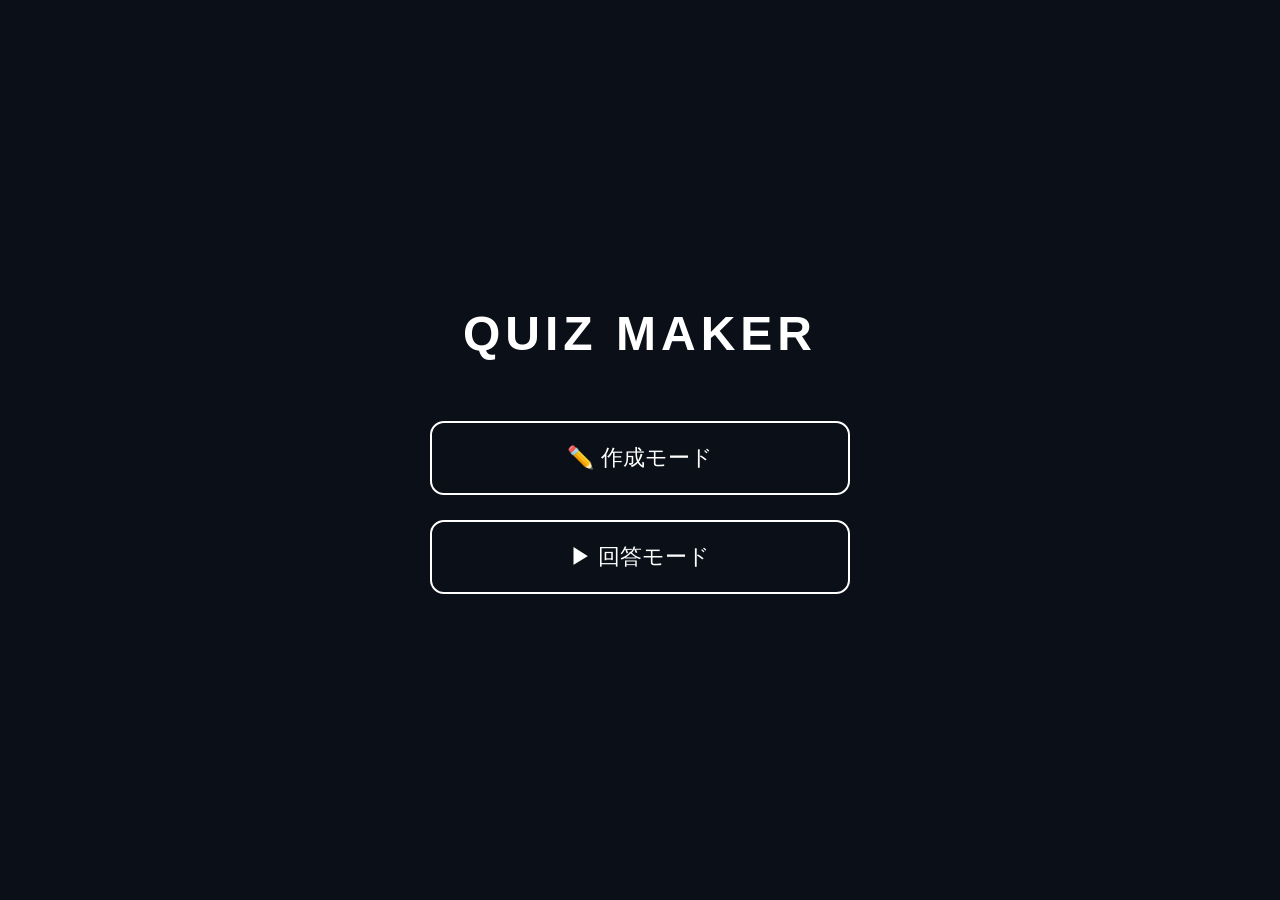
<file: index.html>
<!DOCTYPE html>
<html lang="ja">
<head>
<meta charset="UTF-8">
<meta name="viewport" content="width=device-width, initial-scale=1.0">

<title>QUIZ MAKER</title>

<link rel="stylesheet" href="css/style.css">

</head>

<body>

<div class="home">

    <h1>QUIZ MAKER</h1>

    <div class="menu">

        <button onclick="location.href='creator.html'">
            ✏️ 作成モード
        </button>

        <button onclick="location.href='player.html'">
            ▶ 回答モード
        </button>

    </div>

</div>


</body>
</html>
</file>
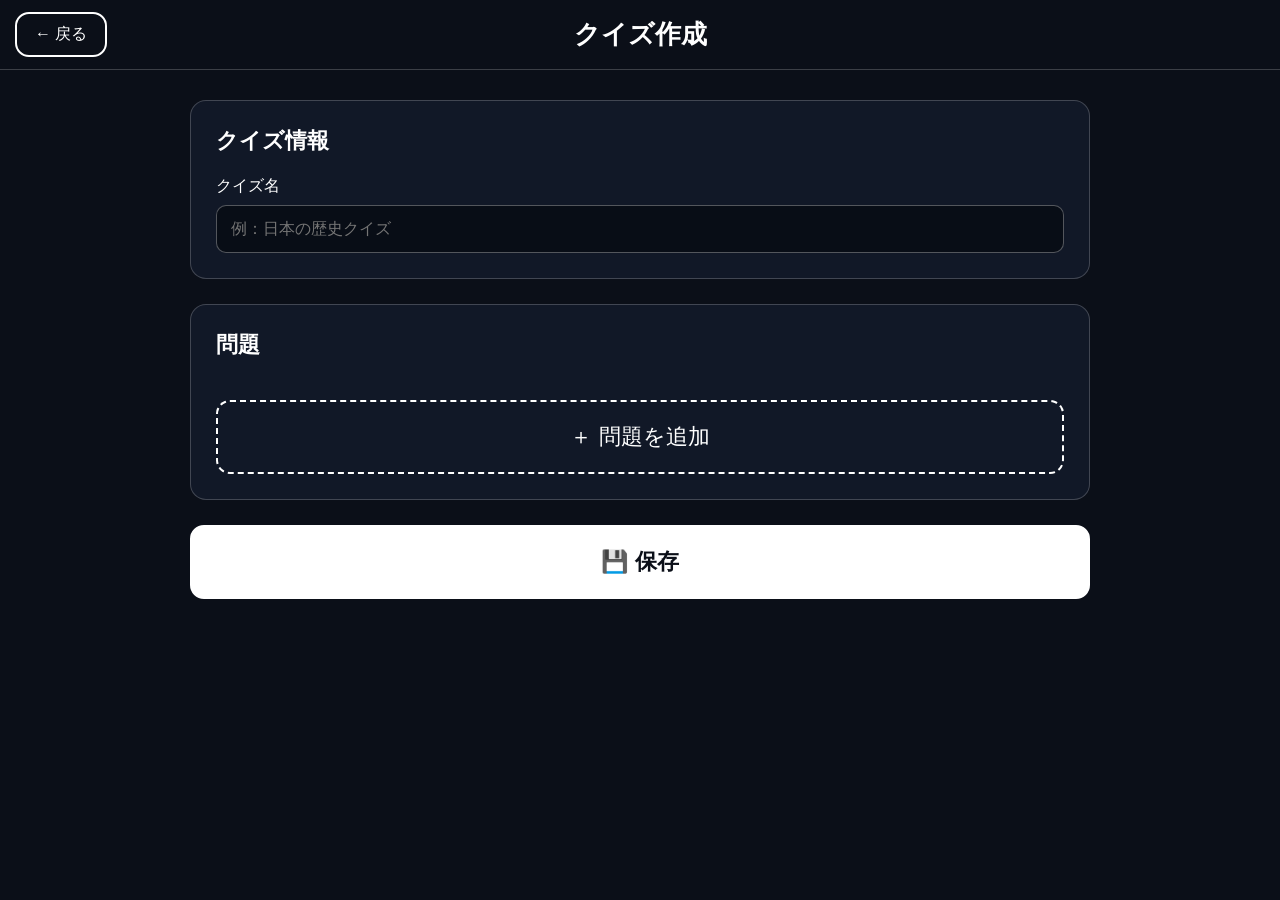
<file: creator.html>
<!DOCTYPE html>
<html lang="ja">

<head>

<meta charset="UTF-8">
<meta name="viewport" content="width=device-width, initial-scale=1.0">

<title>クイズ作成</title>

<link rel="stylesheet" href="css/style.css">
<link rel="stylesheet" href="css/creator.css">

</head>


<body>


<header class="topbar">

    <button class="back" onclick="location.href='index.html'">
        ← 戻る
    </button>

    <h1>クイズ作成</h1>

</header>



<main class="creator">


<section class="box">


<h2>クイズ情報</h2>


<label>
クイズ名
</label>

<input 
id="quizName"
type="text"
placeholder="例：日本の歴史クイズ">



</section>




<section class="box">


<h2>問題</h2>


<div id="questions">


<!-- 問題がここに追加される -->


</div>



<button id="addQuestion">
＋ 問題を追加
</button>



</section>




<button id="saveQuiz" class="save">

💾 保存

</button>


</main>



<script src="js/storage.js"></script>
<script src="js/creator.js"></script>


</body>

</html>
</file>
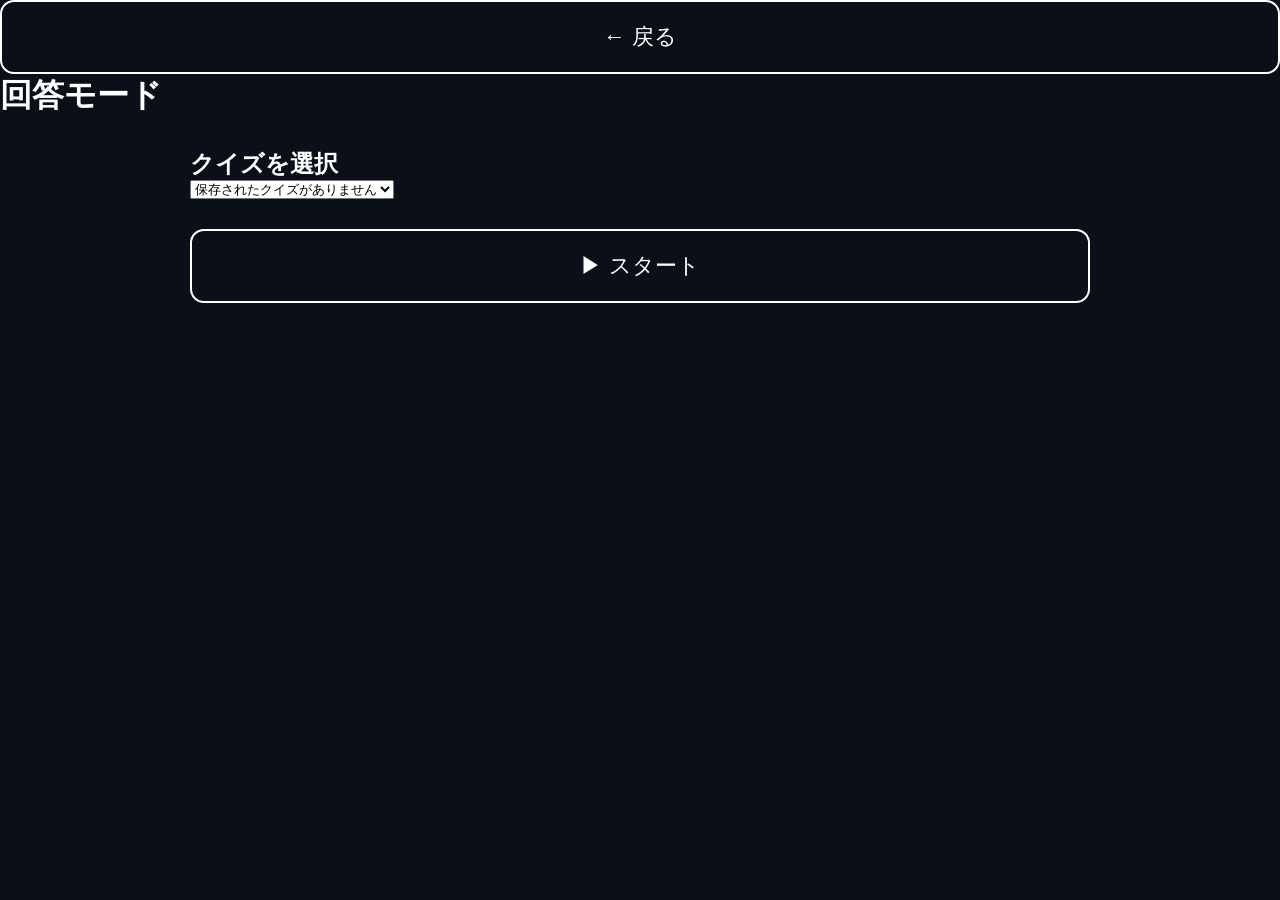
<file: player.html>
<!DOCTYPE html>
<html lang="ja">

<head>

<meta charset="UTF-8">
<meta name="viewport" content="width=device-width, initial-scale=1.0">

<title>クイズ回答</title>

<link rel="stylesheet" href="css/style.css">
<link rel="stylesheet" href="css/player.css">

</head>


<body>


<header class="topbar">

    <button class="back" onclick="location.href='index.html'">
        ← 戻る
    </button>

    <h1>回答モード</h1>

</header>




<main class="player">


<section class="box">


<h2>クイズを選択</h2>


<select id="quizSelect">

</select>


<button id="startQuiz">
▶ スタート
</button>


</section>





<section id="quizArea" class="box hidden">


<h2 id="questionNumber"></h2>


<div id="questionText">

</div>



<div id="answerArea">

</div>



<button id="submitAnswer">

決定

</button>


</section>





<section id="resultArea" class="box hidden">


<h2>結果</h2>


<p id="score">

</p>


<button onclick="location.reload()">

もう一度

</button>


</section>


</main>



<script src="js/storage.js"></script>
<script src="js/player.js"></script>


</body>

</html>
</file>
<file: css/style.css>
* {
    margin: 0;
    padding: 0;
    box-sizing: border-box;
}

body {
    background: #0b0f18;
    color: #ffffff;
    font-family: "Noto Sans JP", "Yu Gothic", sans-serif;
    min-height: 100vh;
}


/* ホーム画面 */

.home {
    min-height: 100vh;

    display: flex;
    flex-direction: column;
    justify-content: center;
    align-items: center;

    padding: 20px;
}


.home h1 {
    font-size: 48px;
    letter-spacing: 5px;

    margin-bottom: 60px;

    font-weight: 700;
}


/* メニュー */

.menu {
    width: 100%;
    max-width: 420px;

    display: flex;
    flex-direction: column;

    gap: 25px;
}


/* ボタン */

button {

    width: 100%;

    padding: 20px;

    background: transparent;

    color: white;

    border: 2px solid white;

    border-radius: 14px;

    font-size: 22px;

    cursor: pointer;

    transition: 0.25s;

}


button:hover {

    background: white;

    color: #0b0f18;

}


button:active {

    transform: scale(0.96);

}



/* スマホ対応 */

@media(max-width:600px){

    .home h1{

        font-size:36px;

        letter-spacing:3px;

        margin-bottom:45px;

    }


    button{

        font-size:18px;

        padding:18px;

    }

}
</file>
<file: css/creator.css>
/* ==========================
   クイズ作成画面
========================== */


.topbar{

    height:70px;

    display:flex;

    align-items:center;

    justify-content:center;

    position:relative;

    border-bottom:1px solid rgba(255,255,255,.2);

}


.topbar h1{

    font-size:26px;

}



.back{

    position:absolute;

    left:15px;

    width:auto;

    padding:10px 18px;

    font-size:16px;

}




.creator{

    width:min(900px,92%);

    margin:30px auto;

}




.box{

    background:#111827;

    border:1px solid rgba(255,255,255,.2);

    border-radius:16px;

    padding:25px;

    margin-bottom:25px;

}



.box h2{

    margin-bottom:20px;

    font-size:22px;

}




label{

    display:block;

    margin-bottom:8px;

    font-size:16px;

}




input,
select,
textarea{


    width:100%;

    padding:14px;

    background:#080d16;

    color:white;

    border:1px solid rgba(255,255,255,.3);

    border-radius:10px;

    font-size:16px;


}



textarea{

    min-height:120px;

    resize:vertical;

}





#addQuestion{

    margin-top:20px;

    border-style:dashed;

}



.save{

    margin-bottom:40px;

    background:white;

    color:#0b0f18;

    font-weight:bold;

}



.save:hover{

    background:#ddd;

    color:#0b0f18;

}



/* 問題カード */

.question{

    background:#0b1220;

    border:1px solid rgba(255,255,255,.15);

    border-radius:14px;

    padding:20px;

    margin-bottom:20px;

}



.question h3{

    margin-bottom:15px;

}



.choice{

    margin-top:10px;

}



@media(max-width:600px){

    .topbar h1{

        font-size:21px;

    }


    .box{

        padding:18px;

    }

}
.textAnswerArea{

    display:none;

}

.questionHeader{

    display:flex;

    justify-content:space-between;

    align-items:center;

    margin-bottom:18px;

}

.deleteQuestion{

    width:auto;

    padding:8px 14px;

    font-size:15px;

    color:#ff6b6b;

    border:1px solid #ff6b6b;

}

.deleteQuestion:hover{

    background:#ff6b6b;

    color:white;

}

.questionButtons{

    display:flex;

    gap:10px;

}

.copyQuestion{

    width:auto;

    padding:8px 14px;

    font-size:15px;

}

.questionImagePreview{

    width:100%;

    min-height:120px;

    border:2px dashed #666;

    border-radius:12px;

    margin:12px 0 20px;

    display:flex;

    justify-content:center;

    align-items:center;

    overflow:hidden;

    background:#161b24;

}

.questionImagePreview img{

    max-width:100%;

    max-height:260px;

    display:block;

}

.sortArea{

    display:none;

    margin-top:15px;

}

.sortArea input{

    margin-bottom:10px;

   }
</file>
<file: css/player.css>
/* ==========================
   回答モード
========================== */


.player{

    width:min(900px,92%);

    margin:30px auto;

}



.hidden{

    display:none;

}




#quizSelect{

    margin-bottom:20px;

}




#startQuiz{

    margin-top:10px;

}




#questionText{

    margin:30px 0;

    font-size:24px;

    line-height:1.6;

    text-align:center;

}




#answerArea{

    display:flex;

    flex-direction:column;

    gap:15px;

}



.answerButton{

    background:transparent;

    border:2px solid white;

    color:white;

    padding:16px;

    border-radius:12px;

    font-size:18px;

    cursor:pointer;

}



.answerButton:hover{

    background:white;

    color:#0b0f18;

}



.answerButton.selected{

    background:white;

    color:#0b0f18;

}




#submitAnswer{

    margin-top:25px;

}




#score{

    font-size:28px;

    text-align:center;

}



@media(max-width:600px){

    #questionText{

        font-size:20px;

    }


}
</file>
